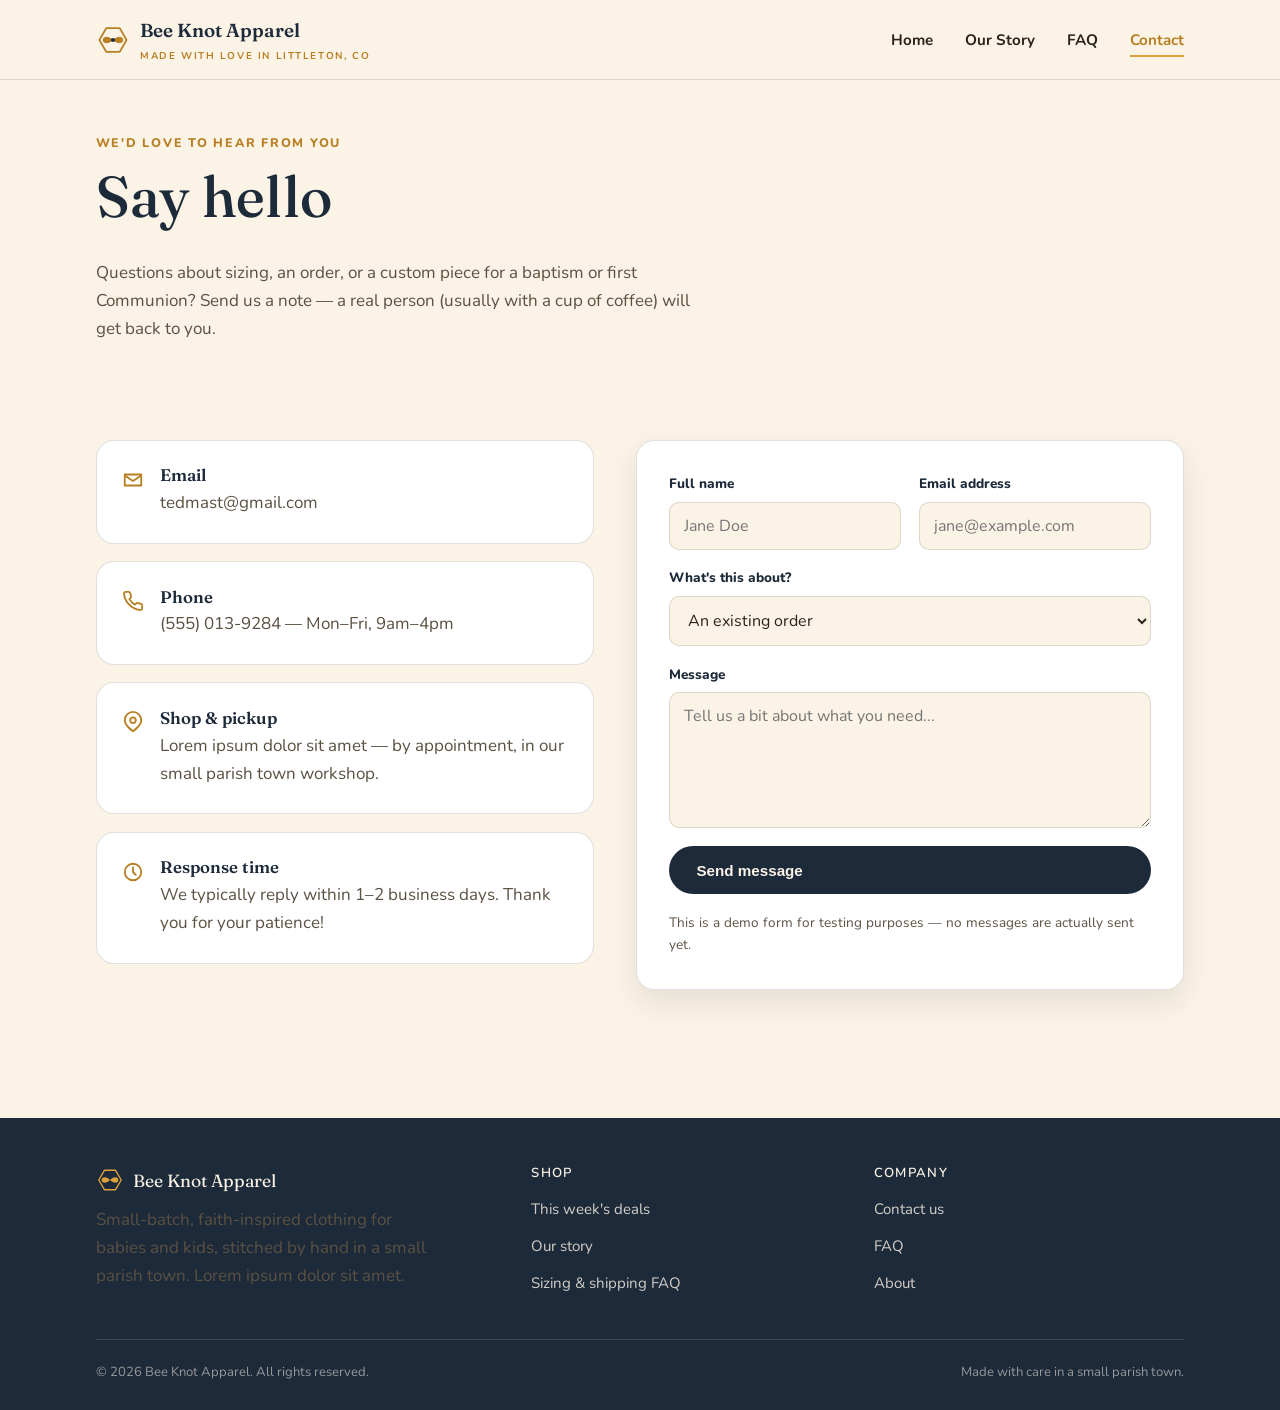
<file: contact.html>
<!doctype html>
<html lang="en">
<head>
<meta charset="UTF-8">
<meta name="viewport" content="width=device-width, initial-scale=1.0">
<title>Contact — Bee Knot Apparel</title>
<meta name="description" content="Get in touch with Bee Knot Apparel — questions about orders, sizing, or custom pieces are always welcome.">
<link rel="preconnect" href="https://fonts.googleapis.com">
<link rel="preconnect" href="https://fonts.gstatic.com" crossorigin>
<link href="https://fonts.googleapis.com/css2?family=Fraunces:opsz,wght@9..144,500;9..144,600&family=Nunito:wght@400;700;800&display=swap" rel="stylesheet">
<link rel="stylesheet" href="assets/style.css">
</head>
<body>

<header class="site-header">
  <nav class="nav">
    <a href="index.html" class="brand">
      <svg viewBox="0 0 40 40" fill="none" xmlns="http://www.w3.org/2000/svg" aria-hidden="true">
        <path d="M36 20 L28 6.14 L12 6.14 L4 20 L12 33.86 L28 33.86 Z" stroke="currentColor" stroke-width="2" stroke-linejoin="round"/>
        <path d="M20 20 C14 14 8 16 8 20 C8 24 14 26 20 20 Z" fill="currentColor"/>
        <path d="M20 20 C26 14 32 16 32 20 C32 24 26 26 20 20 Z" fill="currentColor"/>
        <circle cx="20" cy="20" r="2.4" fill="var(--marian-deep)"/>
      </svg>
      <span>Bee Knot Apparel<span class="sub">Made with love in Littleton, CO</span></span>
    </a>
    <button class="nav-toggle" aria-label="Toggle menu" aria-expanded="false">
      <svg viewBox="0 0 24 24" fill="none" xmlns="http://www.w3.org/2000/svg"><path d="M3 6h18M3 12h18M3 18h18" stroke="currentColor" stroke-width="2" stroke-linecap="round"/></svg>
    </button>
    <ul class="nav-links">
      <li><a href="index.html">Home</a></li>
      <li><a href="about.html">Our Story</a></li>
      <li><a href="faq.html">FAQ</a></li>
      <li><a href="contact.html" aria-current="page">Contact</a></li>
    </ul>
  </nav>
</header>

<main>

  <section class="page-hero">
    <div class="wrap">
      <p class="eyebrow">We'd love to hear from you</p>
      <h1>Say hello</h1>
      <p class="lede">Questions about sizing, an order, or a custom piece for a baptism or first Communion? Send us a note — a real person (usually with a cup of coffee) will get back to you.</p>
    </div>
  </section>

  <section>
    <div class="wrap contact-grid">

      <div>
        <div class="info-card">
          <svg viewBox="0 0 24 24" fill="none" xmlns="http://www.w3.org/2000/svg"><path d="M3 6h18v12H3z" stroke="currentColor" stroke-width="2" stroke-linejoin="round"/><path d="M3 7l9 6 9-6" stroke="currentColor" stroke-width="2" stroke-linejoin="round"/></svg>
          <div>
            <h3>Email</h3>
            <p>tedmast@gmail.com</p>
          </div>
        </div>
        <div class="info-card">
          <svg viewBox="0 0 24 24" fill="none" xmlns="http://www.w3.org/2000/svg"><path d="M22 16.92v3a2 2 0 0 1-2.18 2 19.8 19.8 0 0 1-8.63-3.07 19.5 19.5 0 0 1-6-6 19.8 19.8 0 0 1-3.07-8.67A2 2 0 0 1 4.11 2h3a2 2 0 0 1 2 1.72c.12.9.34 1.79.65 2.65a2 2 0 0 1-.45 2.11L8.09 9.91a16 16 0 0 0 6 6l1.43-1.22a2 2 0 0 1 2.11-.45c.86.31 1.75.53 2.65.65A2 2 0 0 1 22 16.92Z" stroke="currentColor" stroke-width="2" stroke-linejoin="round"/></svg>
          <div>
            <h3>Phone</h3>
            <p>(555) 013-9284 — Mon–Fri, 9am–4pm</p>
          </div>
        </div>
        <div class="info-card">
          <svg viewBox="0 0 24 24" fill="none" xmlns="http://www.w3.org/2000/svg"><path d="M21 10c0 6-9 12-9 12s-9-6-9-12a9 9 0 0 1 18 0Z" stroke="currentColor" stroke-width="2" stroke-linejoin="round"/><circle cx="12" cy="10" r="3" stroke="currentColor" stroke-width="2"/></svg>
          <div>
            <h3>Shop &amp; pickup</h3>
            <p>Lorem ipsum dolor sit amet — by appointment, in our small parish town workshop.</p>
          </div>
        </div>
        <div class="info-card">
          <svg viewBox="0 0 24 24" fill="none" xmlns="http://www.w3.org/2000/svg"><circle cx="12" cy="12" r="9" stroke="currentColor" stroke-width="2"/><path d="M12 7v5l3 3" stroke="currentColor" stroke-width="2" stroke-linecap="round"/></svg>
          <div>
            <h3>Response time</h3>
            <p>We typically reply within 1–2 business days. Thank you for your patience!</p>
          </div>
        </div>
      </div>

      <form class="contact-form" novalidate>
        <div class="form-success">Thank you! Your message has been tied up and sent our way — we'll reply soon.</div>
        <div class="field-row">
          <div class="field">
            <label for="name">Full name</label>
            <input type="text" id="name" name="name" placeholder="Jane Doe" required>
          </div>
          <div class="field">
            <label for="email">Email address</label>
            <input type="email" id="email" name="email" placeholder="jane@example.com" required>
          </div>
        </div>
        <div class="field">
          <label for="topic">What's this about?</label>
          <select id="topic" name="topic">
            <option>An existing order</option>
            <option>Sizing question</option>
            <option>Custom or bulk order</option>
            <option>Something else</option>
          </select>
        </div>
        <div class="field">
          <label for="message">Message</label>
          <textarea id="message" name="message" rows="5" placeholder="Tell us a bit about what you need..." required></textarea>
        </div>
        <button type="submit" class="btn btn-primary">Send message</button>
        <p class="form-note">This is a demo form for testing purposes — no messages are actually sent yet.</p>
      </form>

    </div>
  </section>

</main>

<footer class="site-footer">
  <div class="wrap">
    <div class="footer-grid">
      <div>
        <div class="footer-brand">
          <svg viewBox="0 0 40 40" fill="none" xmlns="http://www.w3.org/2000/svg" aria-hidden="true">
            <path d="M36 20 L28 6.14 L12 6.14 L4 20 L12 33.86 L28 33.86 Z" stroke="currentColor" stroke-width="2" stroke-linejoin="round"/>
            <path d="M20 20 C14 14 8 16 8 20 C8 24 14 26 20 20 Z" fill="currentColor"/>
            <path d="M20 20 C26 14 32 16 32 20 C32 24 26 26 20 20 Z" fill="currentColor"/>
          </svg>
          Bee Knot Apparel
        </div>
        <p style="max-width: 34ch;">Small-batch, faith-inspired clothing for babies and kids, stitched by hand in a small parish town. Lorem ipsum dolor sit amet.</p>
      </div>
      <div class="footer-col">
        <h4>Shop</h4>
        <ul>
          <li><a href="index.html#deals">This week's deals</a></li>
          <li><a href="about.html">Our story</a></li>
          <li><a href="faq.html">Sizing &amp; shipping FAQ</a></li>
        </ul>
      </div>
      <div class="footer-col">
        <h4>Company</h4>
        <ul>
          <li><a href="contact.html">Contact us</a></li>
          <li><a href="faq.html">FAQ</a></li>
          <li><a href="about.html">About</a></li>
        </ul>
      </div>
    </div>
    <div class="footer-bottom">
      <span>© 2026 Bee Knot Apparel. All rights reserved.</span>
      <span>Made with care in a small parish town.</span>
    </div>
  </div>
</footer>

<script src="assets/main.js"></script>
</body>
</html>
</file>
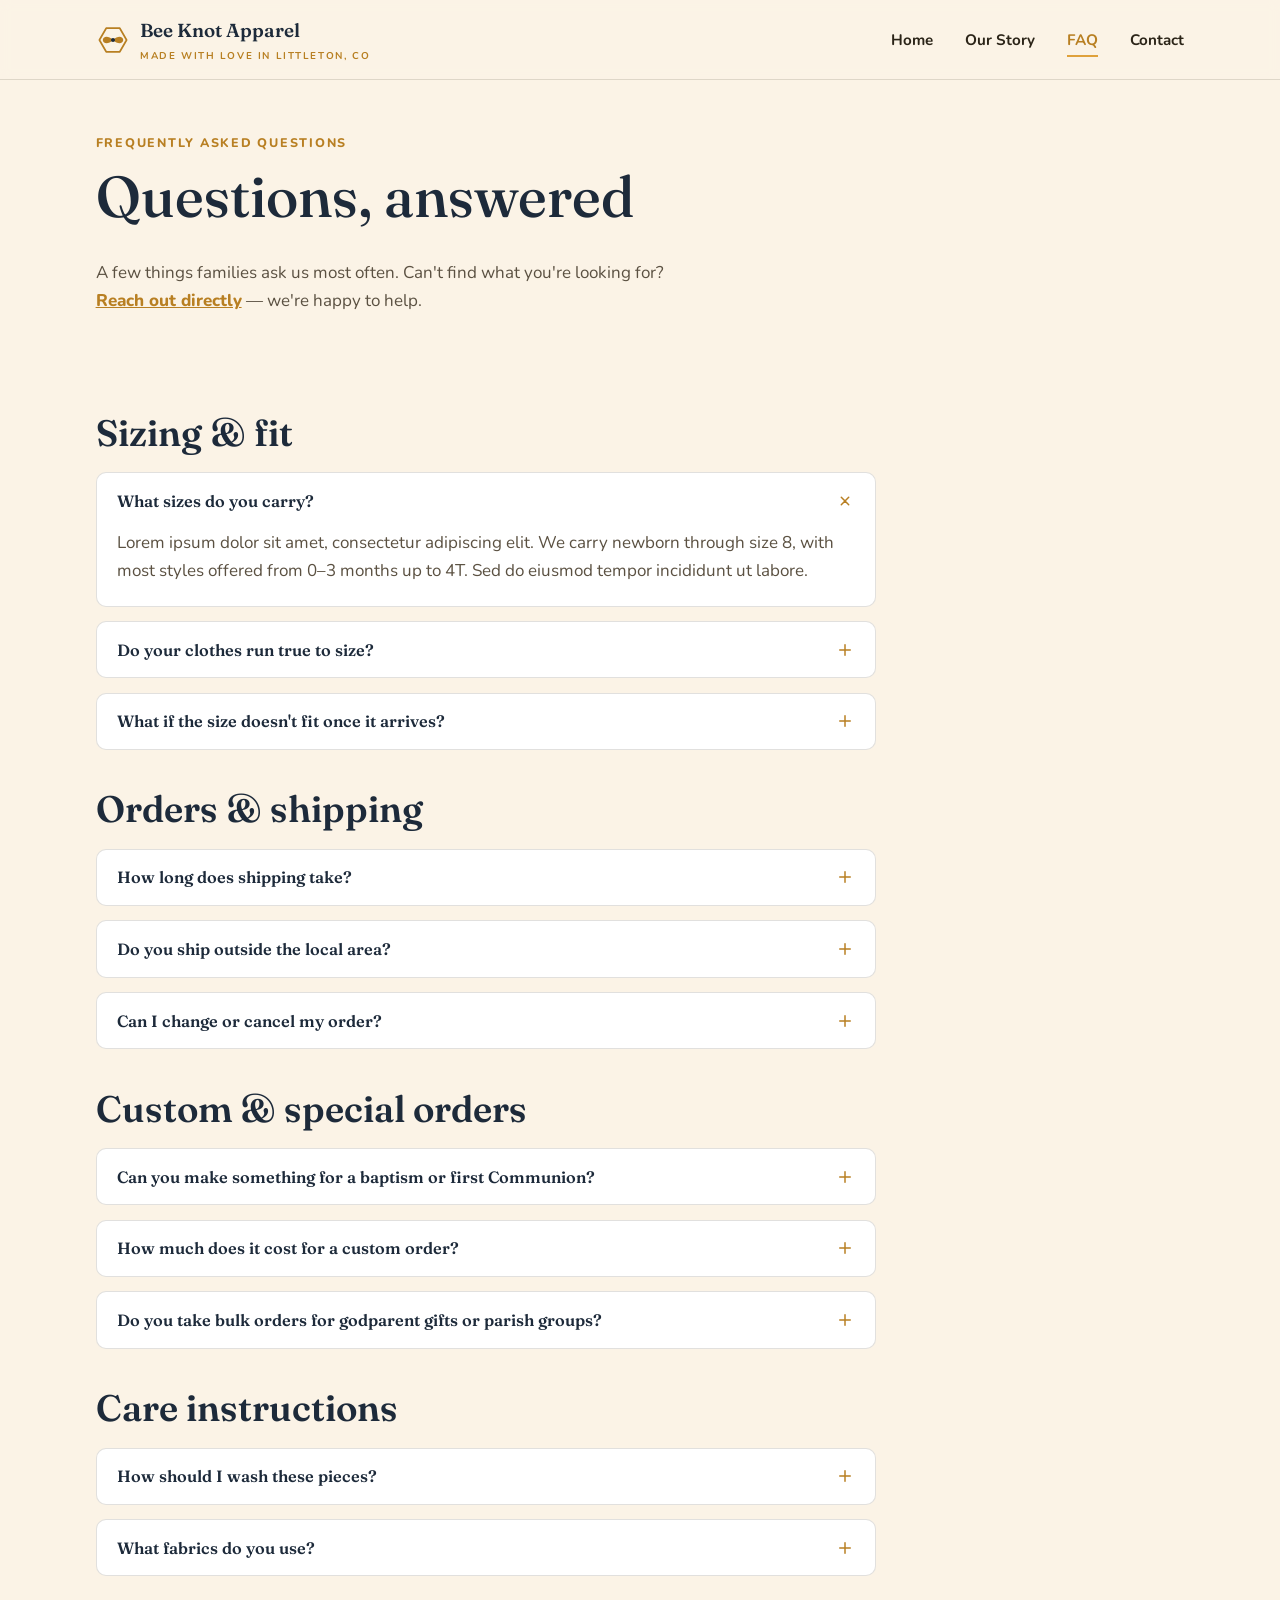
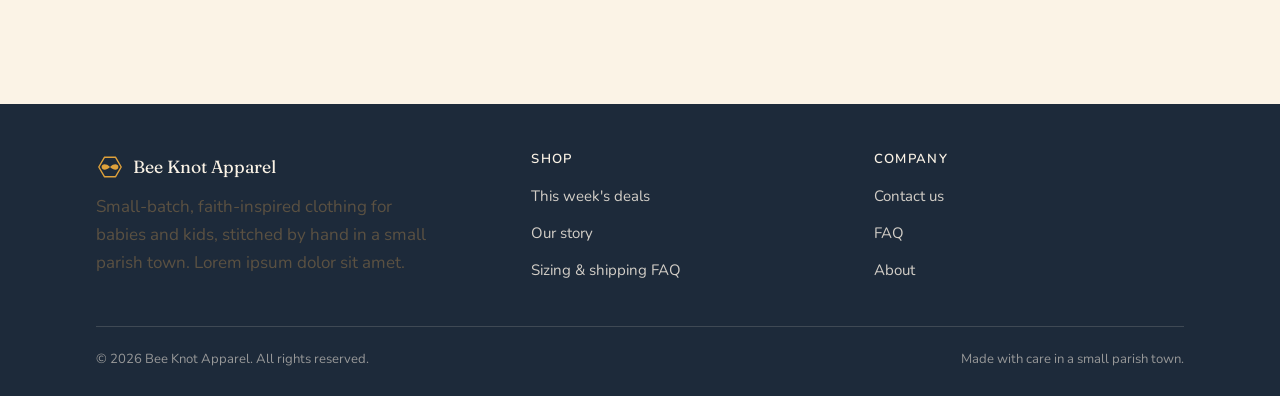
<file: faq.html>
<!doctype html>
<html lang="en">
<head>
<meta charset="UTF-8">
<meta name="viewport" content="width=device-width, initial-scale=1.0">
<title>FAQ — Bee Knot Apparel</title>
<meta name="description" content="Answers to common questions about sizing, shipping, custom orders, and care instructions at Bee Knot Apparel.">
<link rel="preconnect" href="https://fonts.googleapis.com">
<link rel="preconnect" href="https://fonts.gstatic.com" crossorigin>
<link href="https://fonts.googleapis.com/css2?family=Fraunces:opsz,wght@9..144,500;9..144,600&family=Nunito:wght@400;700;800&display=swap" rel="stylesheet">
<link rel="stylesheet" href="assets/style.css">
</head>
<body>

<header class="site-header">
  <nav class="nav">
    <a href="index.html" class="brand">
      <svg viewBox="0 0 40 40" fill="none" xmlns="http://www.w3.org/2000/svg" aria-hidden="true">
        <path d="M36 20 L28 6.14 L12 6.14 L4 20 L12 33.86 L28 33.86 Z" stroke="currentColor" stroke-width="2" stroke-linejoin="round"/>
        <path d="M20 20 C14 14 8 16 8 20 C8 24 14 26 20 20 Z" fill="currentColor"/>
        <path d="M20 20 C26 14 32 16 32 20 C32 24 26 26 20 20 Z" fill="currentColor"/>
        <circle cx="20" cy="20" r="2.4" fill="var(--marian-deep)"/>
      </svg>
      <span>Bee Knot Apparel<span class="sub">Made with love in Littleton, CO</span></span>
    </a>
    <button class="nav-toggle" aria-label="Toggle menu" aria-expanded="false">
      <svg viewBox="0 0 24 24" fill="none" xmlns="http://www.w3.org/2000/svg"><path d="M3 6h18M3 12h18M3 18h18" stroke="currentColor" stroke-width="2" stroke-linecap="round"/></svg>
    </button>
    <ul class="nav-links">
      <li><a href="index.html">Home</a></li>
      <li><a href="about.html">Our Story</a></li>
      <li><a href="faq.html" aria-current="page">FAQ</a></li>
      <li><a href="contact.html">Contact</a></li>
    </ul>
  </nav>
</header>

<main>

  <section class="page-hero">
    <div class="wrap">
      <p class="eyebrow">Frequently asked questions</p>
      <h1>Questions, answered</h1>
      <p class="lede">A few things families ask us most often. Can't find what you're looking for? <a href="contact.html" style="color: var(--honey-deep); font-weight:800;">Reach out directly</a> — we're happy to help.</p>
    </div>
  </section>

  <section>
    <div class="wrap faq-groups">

      <div>
        <h2>Sizing &amp; fit</h2>
        <div class="faq-list">
          <div class="faq-item" data-open="true">
            <button class="faq-q" aria-expanded="true">
              What sizes do you carry?
              <svg viewBox="0 0 24 24" fill="none" xmlns="http://www.w3.org/2000/svg"><path d="M12 5v14M5 12h14" stroke="currentColor" stroke-width="2" stroke-linecap="round"/></svg>
            </button>
            <div class="faq-a">
              <p>Lorem ipsum dolor sit amet, consectetur adipiscing elit. We carry newborn through size 8, with most styles offered from 0–3 months up to 4T. Sed do eiusmod tempor incididunt ut labore.</p>
            </div>
          </div>
          <div class="faq-item" data-open="false">
            <button class="faq-q" aria-expanded="false">
              Do your clothes run true to size?
              <svg viewBox="0 0 24 24" fill="none" xmlns="http://www.w3.org/2000/svg"><path d="M12 5v14M5 12h14" stroke="currentColor" stroke-width="2" stroke-linecap="round"/></svg>
            </button>
            <div class="faq-a">
              <p>Ut enim ad minim veniam, quis nostrud exercitation ullamco laboris nisi ut aliquip ex ea commodo consequat, most pieces run true to size with a little extra room to grow.</p>
            </div>
          </div>
          <div class="faq-item" data-open="false">
            <button class="faq-q" aria-expanded="false">
              What if the size doesn't fit once it arrives?
              <svg viewBox="0 0 24 24" fill="none" xmlns="http://www.w3.org/2000/svg"><path d="M12 5v14M5 12h14" stroke="currentColor" stroke-width="2" stroke-linecap="round"/></svg>
            </button>
            <div class="faq-a">
              <p>Duis aute irure dolor in reprehenderit in voluptate velit esse cillum dolore eu fugiat nulla pariatur, we offer free exchanges within 30 days of delivery.</p>
            </div>
          </div>
        </div>
      </div>

      <div>
        <h2>Orders &amp; shipping</h2>
        <div class="faq-list">
          <div class="faq-item" data-open="false">
            <button class="faq-q" aria-expanded="false">
              How long does shipping take?
              <svg viewBox="0 0 24 24" fill="none" xmlns="http://www.w3.org/2000/svg"><path d="M12 5v14M5 12h14" stroke="currentColor" stroke-width="2" stroke-linecap="round"/></svg>
            </button>
            <div class="faq-a">
              <p>Excepteur sint occaecat cupidatat non proident, sunt in culpa qui officia deserunt mollit anim id est laborum. Most orders ship within 3–5 business days.</p>
            </div>
          </div>
          <div class="faq-item" data-open="false">
            <button class="faq-q" aria-expanded="false">
              Do you ship outside the local area?
              <svg viewBox="0 0 24 24" fill="none" xmlns="http://www.w3.org/2000/svg"><path d="M12 5v14M5 12h14" stroke="currentColor" stroke-width="2" stroke-linecap="round"/></svg>
            </button>
            <div class="faq-a">
              <p>At vero eos et accusamus et iusto odio dignissimos ducimus, yes — we ship nationwide, with local pickup available for parish neighbors.</p>
            </div>
          </div>
          <div class="faq-item" data-open="false">
            <button class="faq-q" aria-expanded="false">
              Can I change or cancel my order?
              <svg viewBox="0 0 24 24" fill="none" xmlns="http://www.w3.org/2000/svg"><path d="M12 5v14M5 12h14" stroke="currentColor" stroke-width="2" stroke-linecap="round"/></svg>
            </button>
            <div class="faq-a">
              <p>Sed ut perspiciatis unde omnis iste natus error sit voluptatem accusantium, reach out within 12 hours of ordering and we'll do our best to help.</p>
            </div>
          </div>
        </div>
      </div>

      <div>
        <h2>Custom &amp; special orders</h2>
        <div class="faq-list">
          <div class="faq-item" data-open="false">
            <button class="faq-q" aria-expanded="false">
              Can you make something for a baptism or first Communion?
              <svg viewBox="0 0 24 24" fill="none" xmlns="http://www.w3.org/2000/svg"><path d="M12 5v14M5 12h14" stroke="currentColor" stroke-width="2" stroke-linecap="round"/></svg>
            </button>
            <div class="faq-a">
              <p>Nulla facilisi, praesent euismod nunc eget tincidunt lacinia — yes! We love custom pieces for sacraments and special family milestones. Reach out at least three weeks ahead.</p>
            </div>
          </div>
          <div class="faq-item" data-open="false">
            <button class="faq-q" aria-expanded="false">
              How much does it cost for a custom order?
              <svg viewBox="0 0 24 24" fill="none" xmlns="http://www.w3.org/2000/svg"><path d="M12 5v14M5 12h14" stroke="currentColor" stroke-width="2" stroke-linecap="round"/></svg>
            </button>
            <div class="faq-a">
              <p>Pellentesque habitant morbi tristique senectus et netus, most custom pieces start around $35 and vary with fabric, embroidery, and detail work — reach out with your idea and we'll send a free quote before any stitching begins.</p>
            </div>
          </div>
          <div class="faq-item" data-open="false">
            <button class="faq-q" aria-expanded="false">
              Do you take bulk orders for godparent gifts or parish groups?
              <svg viewBox="0 0 24 24" fill="none" xmlns="http://www.w3.org/2000/svg"><path d="M12 5v14M5 12h14" stroke="currentColor" stroke-width="2" stroke-linecap="round"/></svg>
            </button>
            <div class="faq-a">
              <p>Curabitur non nulla sit amet nisl tempus convallis, we do — bulk orders of 6 or more receive a small discount and a slightly longer lead time.</p>
            </div>
          </div>
        </div>
      </div>

      <div>
        <h2>Care instructions</h2>
        <div class="faq-list">
          <div class="faq-item" data-open="false">
            <button class="faq-q" aria-expanded="false">
              How should I wash these pieces?
              <svg viewBox="0 0 24 24" fill="none" xmlns="http://www.w3.org/2000/svg"><path d="M12 5v14M5 12h14" stroke="currentColor" stroke-width="2" stroke-linecap="round"/></svg>
            </button>
            <div class="faq-a">
              <p>Vivamus suscipit tortor eget felis porttitor volutpat, machine wash cold on a gentle cycle and lay flat to dry to keep colors and stitching looking their best.</p>
            </div>
          </div>
          <div class="faq-item" data-open="false">
            <button class="faq-q" aria-expanded="false">
              What fabrics do you use?
              <svg viewBox="0 0 24 24" fill="none" xmlns="http://www.w3.org/2000/svg"><path d="M12 5v14M5 12h14" stroke="currentColor" stroke-width="2" stroke-linecap="round"/></svg>
            </button>
            <div class="faq-a">
              <p>Donec sollicitudin molestie malesuada, mostly soft, breathable cotton and cotton blends, chosen with sensitive baby skin in mind.</p>
            </div>
          </div>
        </div>
      </div>

    </div>
  </section>

</main>

<footer class="site-footer">
  <div class="wrap">
    <div class="footer-grid">
      <div>
        <div class="footer-brand">
          <svg viewBox="0 0 40 40" fill="none" xmlns="http://www.w3.org/2000/svg" aria-hidden="true">
            <path d="M36 20 L28 6.14 L12 6.14 L4 20 L12 33.86 L28 33.86 Z" stroke="currentColor" stroke-width="2" stroke-linejoin="round"/>
            <path d="M20 20 C14 14 8 16 8 20 C8 24 14 26 20 20 Z" fill="currentColor"/>
            <path d="M20 20 C26 14 32 16 32 20 C32 24 26 26 20 20 Z" fill="currentColor"/>
          </svg>
          Bee Knot Apparel
        </div>
        <p style="max-width: 34ch;">Small-batch, faith-inspired clothing for babies and kids, stitched by hand in a small parish town. Lorem ipsum dolor sit amet.</p>
      </div>
      <div class="footer-col">
        <h4>Shop</h4>
        <ul>
          <li><a href="index.html#deals">This week's deals</a></li>
          <li><a href="about.html">Our story</a></li>
          <li><a href="faq.html">Sizing &amp; shipping FAQ</a></li>
        </ul>
      </div>
      <div class="footer-col">
        <h4>Company</h4>
        <ul>
          <li><a href="contact.html">Contact us</a></li>
          <li><a href="faq.html">FAQ</a></li>
          <li><a href="about.html">About</a></li>
        </ul>
      </div>
    </div>
    <div class="footer-bottom">
      <span>© 2026 Bee Knot Apparel. All rights reserved.</span>
      <span>Made with care in a small parish town.</span>
    </div>
  </div>
</footer>

<script src="assets/main.js"></script>
</body>
</html>
</file>
<file: assets/style.css>
/* =========================================================
   Bee Knot Apparel — design tokens
   ========================================================= */
:root {
  --cream:        #FBF3E6;
  --cream-deep:   #F3E7D3;
  --honey:        #DFA13B;
  --honey-deep:   #B87F22;
  --marian:       #2E4057;
  --marian-deep:  #1D2A3A;
  --blush:        #E9C6B9;
  --ink:          #2B2418;
  --ink-soft:     #5B5142;
  --line:         rgba(43, 36, 24, 0.14);
  --shadow:       0 12px 30px rgba(29, 42, 58, 0.10);

  --display: "Fraunces", "Iowan Old Style", Georgia, serif;
  --body:    "Nunito", "Segoe UI", sans-serif;

  --radius: 18px;
  --radius-sm: 10px;
  --max-w: 1140px;
}

* { box-sizing: border-box; }
html { scroll-behavior: smooth; }

body {
  margin: 0;
  background: var(--cream);
  color: var(--ink);
  font-family: var(--body);
  font-size: 17px;
  line-height: 1.65;
  -webkit-font-smoothing: antialiased;
}

img { max-width: 100%; display: block; }

a { color: inherit; }

h1, h2, h3, h4 {
  font-family: var(--display);
  font-weight: 600;
  color: var(--marian-deep);
  line-height: 1.15;
  margin: 0 0 0.5em;
}

h1 { font-size: clamp(2.4rem, 5vw, 3.6rem); font-weight: 500; }
h2 { font-size: clamp(1.7rem, 3vw, 2.3rem); }
h3 { font-size: 1.25rem; }

p { margin: 0 0 1em; color: var(--ink-soft); }

.eyebrow {
  display: inline-flex;
  align-items: center;
  gap: 0.5em;
  font-family: var(--body);
  font-weight: 800;
  font-size: 0.78rem;
  letter-spacing: 0.14em;
  text-transform: uppercase;
  color: var(--honey-deep);
  margin-bottom: 0.9em;
}

.wrap {
  max-width: var(--max-w);
  margin: 0 auto;
  padding: 0 1.6rem;
}

/* Reduced motion */
@media (prefers-reduced-motion: reduce) {
  html { scroll-behavior: auto; }
  * { animation-duration: 0.001ms !important; transition-duration: 0.001ms !important; }
}

/* =========================================================
   Knot divider — the signature element.
   A small interlocking loop, standing in for a hairline rule.
   Used between sections instead of a plain <hr>.
   ========================================================= */
.knot-divider {
  display: flex;
  align-items: center;
  gap: 1.1rem;
  margin: 0 auto;
  max-width: var(--max-w);
  padding: 0 1.6rem;
}
.knot-divider::before,
.knot-divider::after {
  content: "";
  flex: 1;
  height: 1px;
  background: var(--line);
}
.knot-divider svg { flex: none; width: 26px; height: 26px; color: var(--honey-deep); opacity: 0.85; }

/* =========================================================
   Header / nav
   ========================================================= */
.site-header {
  position: sticky;
  top: 0;
  z-index: 40;
  background: rgba(251, 243, 230, 0.92);
  backdrop-filter: saturate(160%) blur(6px);
  border-bottom: 1px solid var(--line);
}
.nav {
  display: flex;
  align-items: center;
  justify-content: space-between;
  padding: 0.95rem 1.6rem;
  max-width: var(--max-w);
  margin: 0 auto;
}
.brand {
  display: flex;
  align-items: center;
  gap: 0.65rem;
  text-decoration: none;
  font-family: var(--display);
  font-weight: 600;
  font-size: 1.18rem;
  color: var(--marian-deep);
}
.brand svg { width: 34px; height: 34px; color: var(--honey-deep); }
.brand .sub {
  display: block;
  font-family: var(--body);
  font-weight: 700;
  font-size: 0.62rem;
  letter-spacing: 0.16em;
  text-transform: uppercase;
  color: var(--honey-deep);
  margin-top: 0.1rem;
}

.nav-links {
  display: flex;
  align-items: center;
  gap: 2rem;
  list-style: none;
  margin: 0;
  padding: 0;
}
.nav-links a {
  text-decoration: none;
  font-weight: 700;
  font-size: 0.95rem;
  color: var(--ink);
  position: relative;
  padding: 0.3rem 0;
}
.nav-links a::after {
  content: "";
  position: absolute;
  left: 0; right: 100%;
  bottom: -2px;
  height: 2px;
  background: var(--honey);
  transition: right 0.2s ease;
}
.nav-links a:hover::after,
.nav-links a[aria-current="page"]::after { right: 0; }
.nav-links a[aria-current="page"] { color: var(--honey-deep); }

.nav-toggle {
  display: none;
  background: none;
  border: 1px solid var(--line);
  border-radius: 8px;
  width: 42px;
  height: 38px;
  align-items: center;
  justify-content: center;
  cursor: pointer;
}
.nav-toggle svg { width: 20px; height: 20px; color: var(--marian-deep); }

@media (max-width: 760px) {
  .nav-toggle { display: inline-flex; }
  .nav-links {
    position: absolute;
    top: 100%; left: 0; right: 0;
    flex-direction: column;
    align-items: flex-start;
    gap: 0;
    background: var(--cream);
    border-bottom: 1px solid var(--line);
    box-shadow: var(--shadow);
    max-height: 0;
    overflow: hidden;
    transition: max-height 0.25s ease;
  }
  .nav-links.open { max-height: 320px; }
  .nav-links li { width: 100%; }
  .nav-links a { display: block; padding: 0.9rem 1.6rem; width: 100%; }
  .nav-links a::after { display: none; }
}

/* =========================================================
   Buttons
   ========================================================= */
.btn {
  display: inline-flex;
  align-items: center;
  gap: 0.5em;
  padding: 0.85rem 1.6rem;
  border-radius: 999px;
  font-weight: 800;
  font-size: 0.95rem;
  text-decoration: none;
  border: 2px solid transparent;
  cursor: pointer;
  transition: transform 0.15s ease, background 0.15s ease, color 0.15s ease, border-color .15s ease;
}
.btn:hover { transform: translateY(-1px); }
.btn-primary { background: var(--marian-deep); color: var(--cream); }
.btn-primary:hover { background: var(--marian); }
.btn-ghost { background: transparent; border-color: var(--marian-deep); color: var(--marian-deep); }
.btn-ghost:hover { background: var(--marian-deep); color: var(--cream); }

/* =========================================================
   Hero
   ========================================================= */
.hero {
  position: relative;
  overflow: hidden;
  padding: 4.6rem 0 3.8rem;
}
.hero-grid {
  display: grid;
  grid-template-columns: 1.1fr 0.9fr;
  gap: 3rem;
  align-items: center;
}
.hero-comb {
  position: absolute;
  inset: 0;
  z-index: 0;
  opacity: 0.5;
  pointer-events: none;
}
.hero .wrap { position: relative; z-index: 1; }
.hero p.lede { font-size: 1.12rem; max-width: 46ch; }
.hero-actions { display: flex; gap: 1rem; flex-wrap: wrap; margin-top: 1.6rem; }

.hero-art {
  position: relative;
  border-radius: var(--radius);
  overflow: hidden;
  box-shadow: var(--shadow);
  aspect-ratio: 4/5;
}
.hero-art img { width: 100%; height: 100%; object-fit: cover; }
.hero-art .tag {
  position: absolute;
  left: 1rem; bottom: 1rem;
  background: var(--cream);
  border-radius: 999px;
  padding: 0.5rem 1rem;
  font-weight: 800;
  font-size: 0.82rem;
  display: flex;
  align-items: center;
  gap: 0.5rem;
  box-shadow: var(--shadow);
}
.hero-art .tag svg { width: 16px; height: 16px; color: var(--honey-deep); }

@media (max-width: 860px) {
  .hero-grid { grid-template-columns: 1fr; }
  .hero-art { order: -1; max-width: 380px; }
}

/* =========================================================
   Sections
   ========================================================= */
section { padding: 4rem 0; }
.section-head { max-width: 62ch; margin-bottom: 2.6rem; }
.section-head.center { margin-left: auto; margin-right: auto; text-align: center; }

/* Deals grid */
.deal-grid {
  display: grid;
  grid-template-columns: repeat(3, 1fr);
  gap: 1.6rem;
}
@media (max-width: 900px) { .deal-grid { grid-template-columns: repeat(2, 1fr); } }
@media (max-width: 600px) { .deal-grid { grid-template-columns: 1fr; } }

.deal-card {
  background: #fff;
  border-radius: var(--radius);
  overflow: hidden;
  box-shadow: var(--shadow);
  display: flex;
  flex-direction: column;
  border: 1px solid var(--line);
}
.deal-media {
  aspect-ratio: 4/3;
  background: linear-gradient(135deg, var(--cream-deep), var(--blush));
  position: relative;
  display: flex;
  align-items: center;
  justify-content: center;
}
.deal-media svg { width: 64px; height: 64px; color: rgba(46,64,87,0.35); }
.deal-badge {
  position: absolute;
  top: 0.85rem; left: 0.85rem;
  background: var(--honey-deep);
  color: var(--cream);
  font-weight: 800;
  font-size: 0.72rem;
  letter-spacing: 0.04em;
  padding: 0.35rem 0.7rem;
  border-radius: 999px;
}
.deal-body { padding: 1.3rem 1.4rem 1.5rem; display: flex; flex-direction: column; gap: 0.5rem; flex: 1; }
.deal-price { display: flex; align-items: baseline; gap: 0.6rem; margin-top: auto; padding-top: 0.6rem; }
.deal-price .now { font-family: var(--display); font-size: 1.3rem; color: var(--marian-deep); font-weight: 600; }
.deal-price .was { text-decoration: line-through; color: var(--ink-soft); opacity: 0.7; font-size: 0.9rem; }

/* Values / trio */
.trio {
  display: grid;
  grid-template-columns: repeat(3, 1fr);
  gap: 1.8rem;
}
@media (max-width: 760px) { .trio { grid-template-columns: 1fr; } }
.trio-item svg { width: 30px; height: 30px; color: var(--honey-deep); margin-bottom: 0.8rem; }

/* Banner / CTA strip */
.cta-strip {
  background: var(--marian-deep);
  color: var(--cream);
  border-radius: var(--radius);
  padding: 2.6rem;
  display: flex;
  align-items: center;
  justify-content: space-between;
  gap: 1.6rem;
  flex-wrap: wrap;
}
.cta-strip h3 { color: var(--cream); margin-bottom: 0.3rem; }
.cta-strip p { color: rgba(251,243,230,0.75); margin: 0; }
.cta-strip .btn-primary { background: var(--honey); color: var(--marian-deep); }
.cta-strip .btn-primary:hover { background: var(--honey-deep); color: var(--cream); }

/* About page */
.about-hero {
  display: grid;
  grid-template-columns: 0.9fr 1.1fr;
  gap: 3rem;
  align-items: center;
}
@media (max-width: 860px) { .about-hero { grid-template-columns: 1fr; } }
.about-hero img { border-radius: var(--radius); box-shadow: var(--shadow); aspect-ratio: 4/5; object-fit: cover; }

.timeline { display: grid; gap: 1.4rem; }
.timeline-item {
  display: grid;
  grid-template-columns: 90px 1fr;
  gap: 1.2rem;
  padding-bottom: 1.4rem;
  border-bottom: 1px solid var(--line);
}
.timeline-item:last-child { border-bottom: none; }
.timeline-item .yr { font-family: var(--display); font-weight: 600; color: var(--honey-deep); }

/* Contact page */
.contact-grid {
  display: grid;
  grid-template-columns: 1fr 1.1fr;
  gap: 2.6rem;
  align-items: start;
}
@media (max-width: 860px) { .contact-grid { grid-template-columns: 1fr; } }

.info-card {
  background: #fff;
  border: 1px solid var(--line);
  border-radius: var(--radius);
  padding: 1.6rem;
  margin-bottom: 1.1rem;
  display: flex;
  gap: 1rem;
}
.info-card svg { width: 22px; height: 22px; color: var(--honey-deep); flex: none; margin-top: 0.15rem; }
.info-card h3 { margin-bottom: 0.2rem; font-size: 1.05rem; }
.info-card p { margin: 0; }

form.contact-form {
  background: #fff;
  border: 1px solid var(--line);
  border-radius: var(--radius);
  padding: 2rem;
  box-shadow: var(--shadow);
  display: grid;
  gap: 1.1rem;
}
.field { display: grid; gap: 0.4rem; }
.field label { font-weight: 800; font-size: 0.85rem; color: var(--marian-deep); }
.field input, .field select, .field textarea {
  font-family: var(--body);
  font-size: 1rem;
  padding: 0.75rem 0.9rem;
  border: 1.5px solid var(--line);
  border-radius: var(--radius-sm);
  background: var(--cream);
  color: var(--ink);
}
.field input:focus, .field select:focus, .field textarea:focus {
  outline: none;
  border-color: var(--honey-deep);
  box-shadow: 0 0 0 3px rgba(223,161,59,0.25);
}
.field-row { display: grid; grid-template-columns: 1fr 1fr; gap: 1.1rem; }
@media (max-width: 520px) { .field-row { grid-template-columns: 1fr; } }
.form-note { font-size: 0.85rem; color: var(--ink-soft); margin: 0; }
.form-success {
  display: none;
  background: var(--cream-deep);
  border: 1.5px solid var(--honey);
  border-radius: var(--radius-sm);
  padding: 1rem 1.2rem;
  font-weight: 700;
  color: var(--marian-deep);
}
.form-success.show { display: block; }

/* FAQ */
.faq-list { display: grid; gap: 0.9rem; max-width: 780px; }
.faq-item {
  background: #fff;
  border: 1px solid var(--line);
  border-radius: var(--radius-sm);
  overflow: hidden;
}
.faq-q {
  width: 100%;
  text-align: left;
  background: none;
  border: none;
  cursor: pointer;
  padding: 1.1rem 1.3rem;
  display: flex;
  align-items: center;
  justify-content: space-between;
  gap: 1rem;
  font-family: var(--display);
  font-weight: 600;
  font-size: 1.02rem;
  color: var(--marian-deep);
}
.faq-q svg { width: 18px; height: 18px; flex: none; color: var(--honey-deep); transition: transform 0.2s ease; }
.faq-item[data-open="true"] .faq-q svg { transform: rotate(45deg); }
.faq-a {
  max-height: 0;
  overflow: hidden;
  transition: max-height 0.25s ease;
  padding: 0 1.3rem;
}
.faq-item[data-open="true"] .faq-a { max-height: 400px; padding: 0 1.3rem 1.3rem; }
.faq-a p { margin: 0; }

.faq-groups { display: grid; gap: 2.4rem; }

/* =========================================================
   Footer
   ========================================================= */
.site-footer {
  background: var(--marian-deep);
  color: rgba(251,243,230,0.82);
  padding: 3rem 0 1.6rem;
  margin-top: 4rem;
}
.footer-grid {
  display: grid;
  grid-template-columns: 1.3fr 1fr 1fr;
  gap: 2rem;
  padding-bottom: 2rem;
}
@media (max-width: 700px) { .footer-grid { grid-template-columns: 1fr; } }
.footer-brand { display: flex; align-items: center; gap: 0.6rem; font-family: var(--display); color: var(--cream); font-size: 1.1rem; margin-bottom: 0.7rem; }
.footer-brand svg { width: 28px; height: 28px; color: var(--honey); }
.footer-col h4 { color: var(--cream); font-family: var(--body); font-size: 0.82rem; letter-spacing: 0.1em; text-transform: uppercase; margin-bottom: 0.9rem; }
.footer-col ul { list-style: none; margin: 0; padding: 0; display: grid; gap: 0.55rem; }
.footer-col a { text-decoration: none; font-size: 0.94rem; }
.footer-col a:hover { color: var(--honey); }
.footer-bottom {
  border-top: 1px solid rgba(251,243,230,0.15);
  padding-top: 1.4rem;
  display: flex;
  justify-content: space-between;
  flex-wrap: wrap;
  gap: 0.6rem;
  font-size: 0.82rem;
  color: rgba(251,243,230,0.55);
}

/* Page hero (interior pages) */
.page-hero { padding: 3rem 0 1rem; }
.page-hero .eyebrow { margin-bottom: 0.6rem; }
.page-hero p.lede { max-width: 60ch; }
</file>
